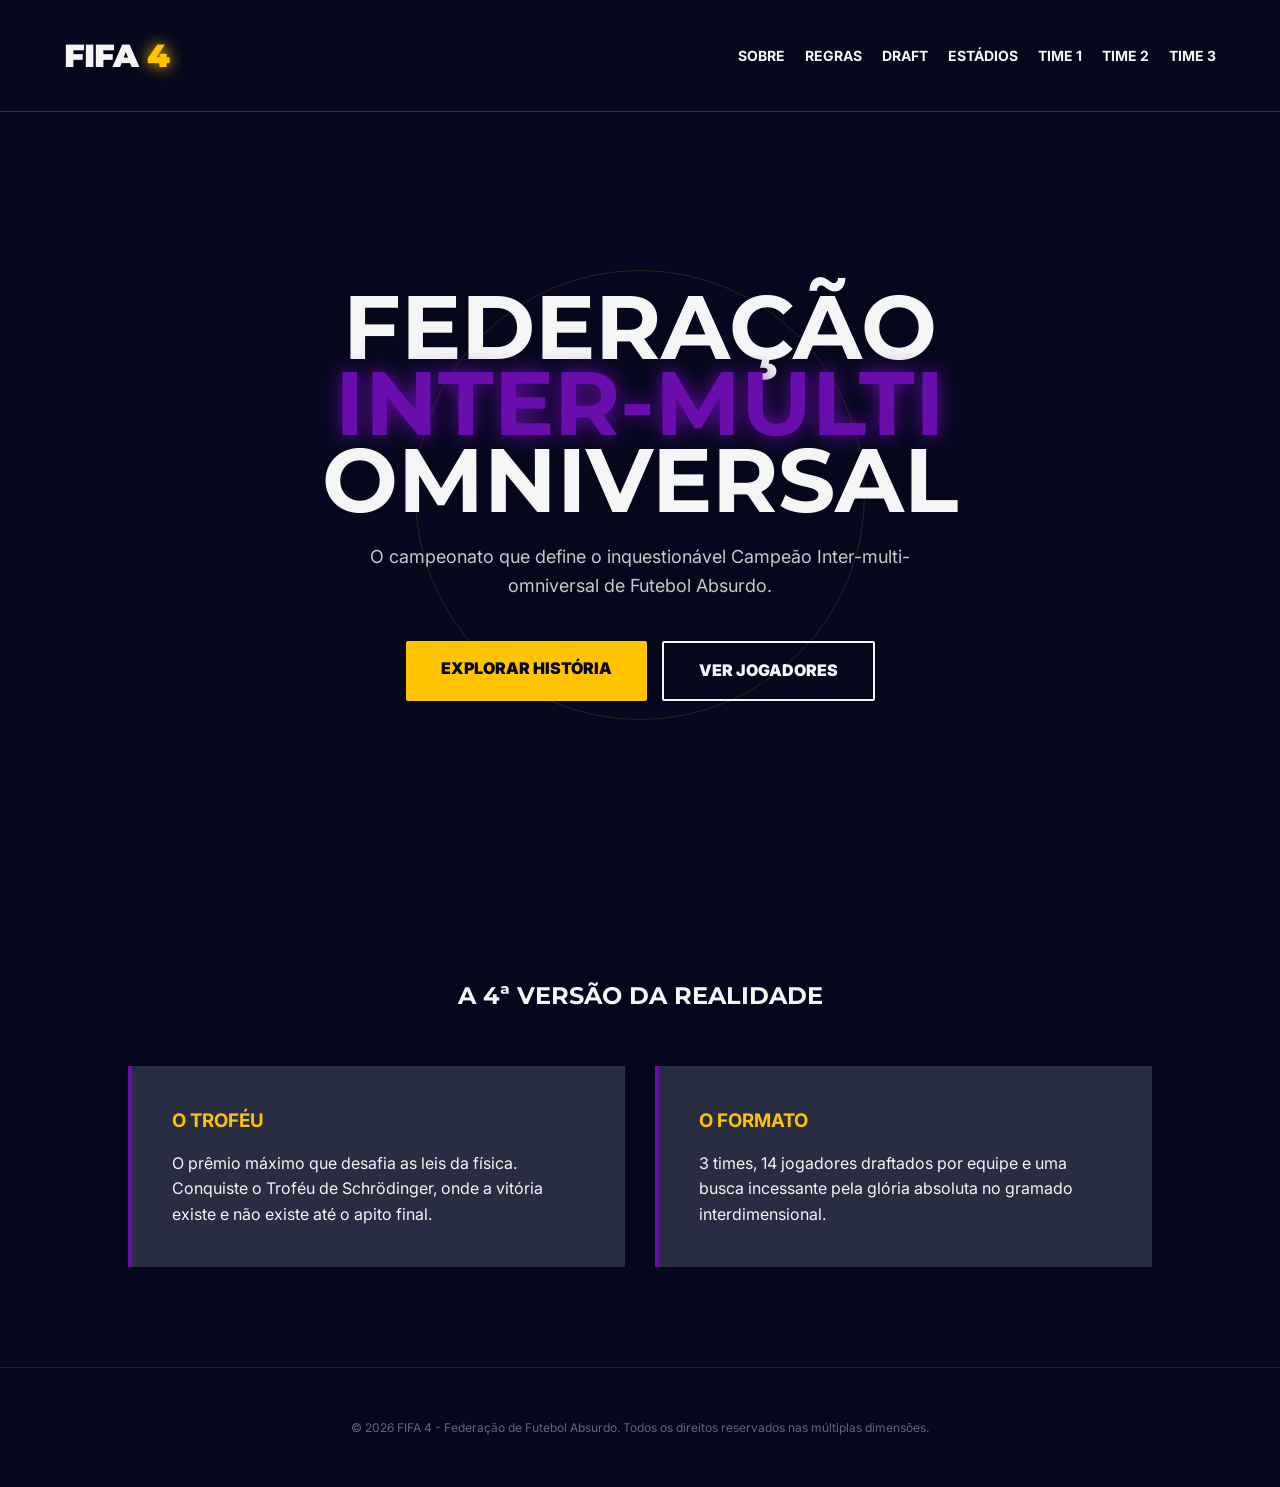
<file: index.html>
<!DOCTYPE html>
<html lang="pt-br">
<head>
    <meta charset="UTF-8">
    <meta name="viewport" content="width=device-width, initial-scale=1.0">
    <title>FIFA 4 - Federação Inter-multi-omniversal</title>
    <link rel="stylesheet" href="style.css">
    <link href="https://fonts.googleapis.com/css2?family=Inter:wght@400;700&family=Montserrat:wght@900&display=swap" rel="stylesheet">
</head>
<body class="corpo-site">

    <header class="cabecalho-principal">
        <div class="logotipo">FIFA <span class="destaque-numero">4</span></div>
        <nav class="barra-navegacao">
            <ul class="lista-navegacao">
                <li><a href="sobre.html" class="link-menu">Sobre</a></li>
                <li><a href="regras.html" class="link-menu">Regras</a></li>
                <li><a href="draft.html" class="link-menu">Draft</a></li>
                <li><a href="estadios.html" class="link-menu">Estádios</a></li>
                <li><a href="time1.html" class="link-menu">Time 1</a></li>
                <li><a href="time2.html" class="link-menu">Time 2</a></li>
                <li><a href="time3.html" class="link-menu">Time 3</a></li>
            </ul>
        </nav>
    </header>

    <main class="conteudo-principal">
        <section class="banner-destaque">
            <div class="circulo-quantico"></div>
            <h1 class="titulo-impacto">FEDERAÇÃO <br> <span class="texto-gradiente">INTER-MULTI</span> <br> OMNIVERSAL</h1>
            <p class="slogan-campeonato">O campeonato que define o inquestionável Campeão Inter-multi-omniversal de Futebol Absurdo.</p>
            <div class="grupo-botoes">
                <a href="sobre.html" class="botao-primario">Explorar História</a>
                <a href="draft.html" class="botao-secundario">Ver Jogadores</a>
            </div>
        </section>

        <section class="secao-info">
            <h2 class="titulo-secao">A 4ª Versão da Realidade</h2>
            <div class="grade-informativa">
                <article class="cartao-informativo">
                    <h3 class="titulo-cartao">O Troféu</h3>
                    <p>O prêmio máximo que desafia as leis da física. Conquiste o Troféu de Schrödinger, onde a vitória existe e não existe até o apito final.</p>
                </article>
                <article class="cartao-informativo">
                    <h3 class="titulo-cartao">O Formato</h3>
                    <p>3 times, 14 jogadores draftados por equipe e uma busca incessante pela glória absoluta no gramado interdimensional.</p>
                </article>
            </div>
        </section>
    </main>

    <footer class="rodape-final">
        <p>&copy; 2026 FIFA 4 - Federação de Futebol Absurdo. Todos os direitos reservados nas múltiplas dimensões.</p>
    </footer>

</body>
</html>
</file>
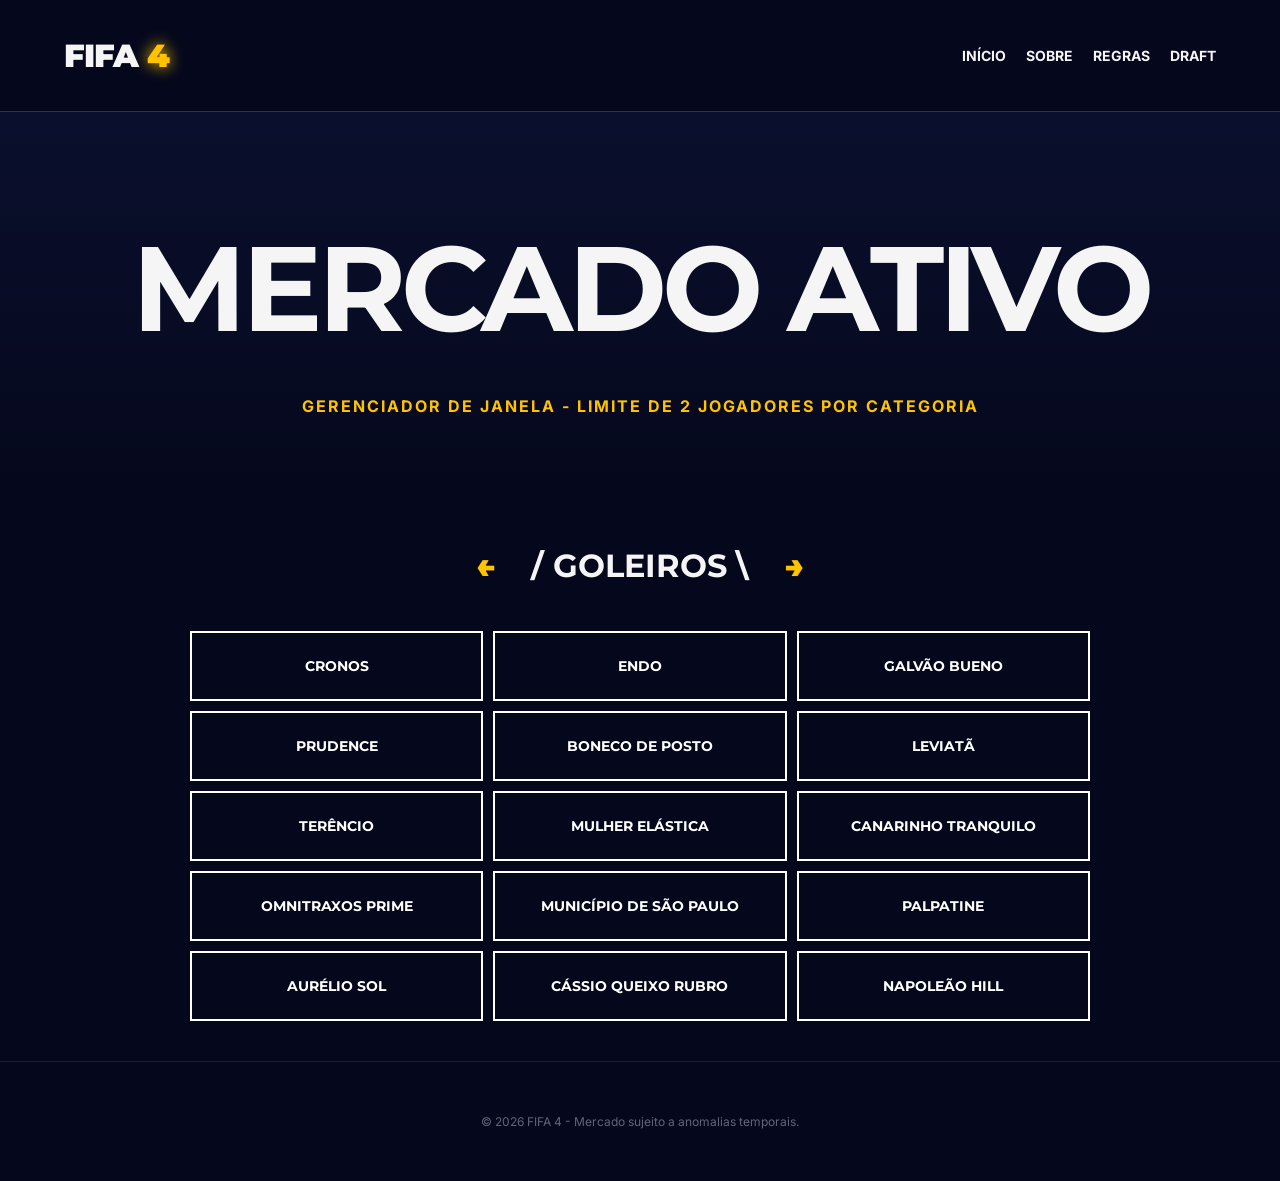
<file: draft.html>
<!DOCTYPE html>
<html lang="pt-br">
<head>
    <meta charset="UTF-8">
    <meta name="viewport" content="width=device-width, initial-scale=1.0">
    <title>Draft Interdimensional - FIFA 4</title>
    <link rel="stylesheet" href="style.css">
    <link rel="stylesheet" href="draft.css">
    <link href="https://fonts.googleapis.com/css2?family=Inter:wght@400;700&family=Montserrat:wght@900&display=swap" rel="stylesheet">
</head>
<body class="corpo-site">

    <header class="cabecalho-principal">
        <div class="logotipo">FIFA <span class="destaque-numero">4</span></div>
        <nav class="barra-navegacao">
            <ul class="lista-navegacao">
                <li><a href="index.html" class="link-menu">Início</a></li>
                <li><a href="sobre.html" class="link-menu">Sobre</a></li>
                <li><a href="regras.html" class="link-menu">Regras</a></li>
                <li><a href="draft.html" class="link-menu">Draft</a></li>
            </ul>
        </nav>
    </header>

    <main class="conteudo-principal">
        <section class="secao-titulo-pagina">
            <h1 class="titulo-grande">MERCADO ATIVO</h1>
            <p class="subtitulo">Gerenciador de Janela - Limite de 2 Jogadores por Categoria</p>
        </section>

        <section class="secao-draft-interativo">
            <div class="controle-categoria">
                <button id="btn-anterior" class="seta-controle">&#8592;</button>
                <h2 id="nome-categoria" class="titulo-categoria">CATEGORIA</h2>
                <button id="btn-proximo" class="seta-controle">&#8594;</button>
            </div>

            <div id="grade-draft" class="grade-matriz"></div>
        </section>
    </main>

    <footer class="rodape-final">
        <p>&copy; 2026 FIFA 4 - Mercado sujeito a anomalias temporais.</p>
    </footer>

    <script src="draft.js"></script>
</body>
</html>
</file>
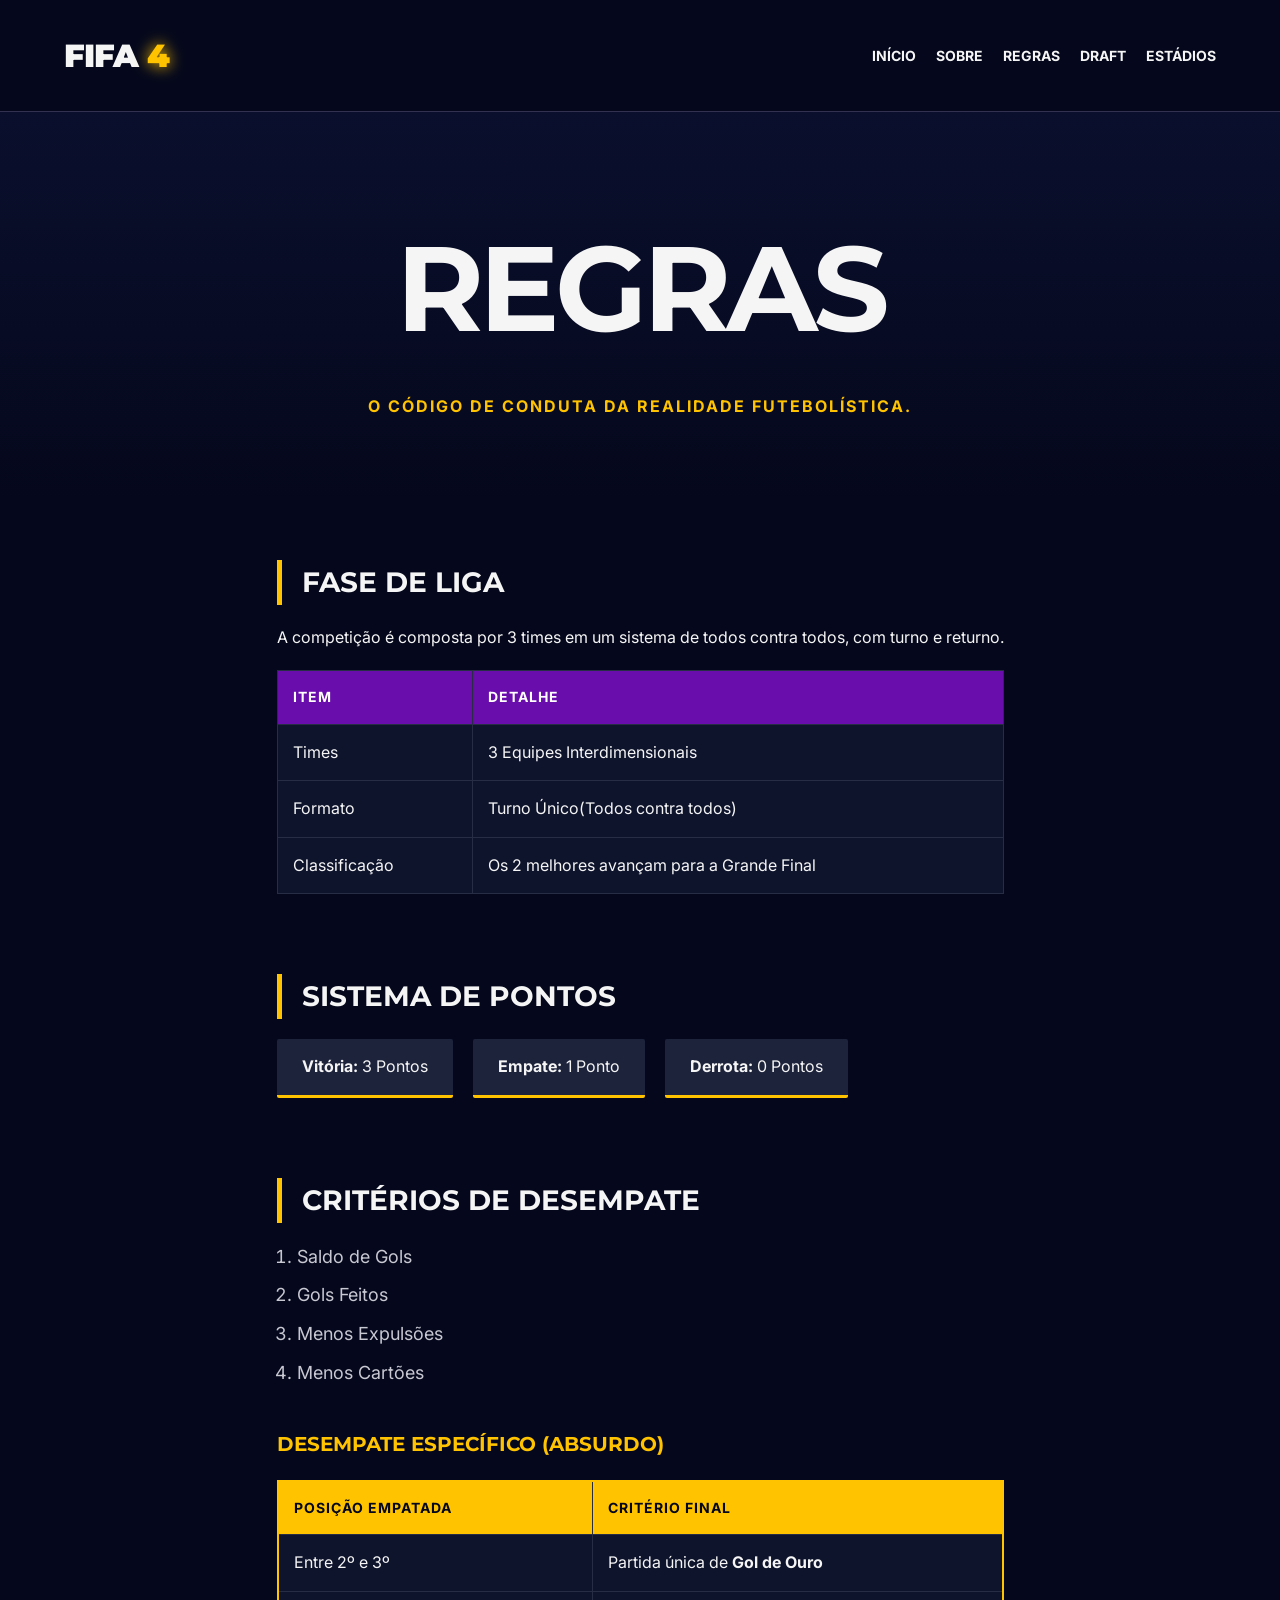
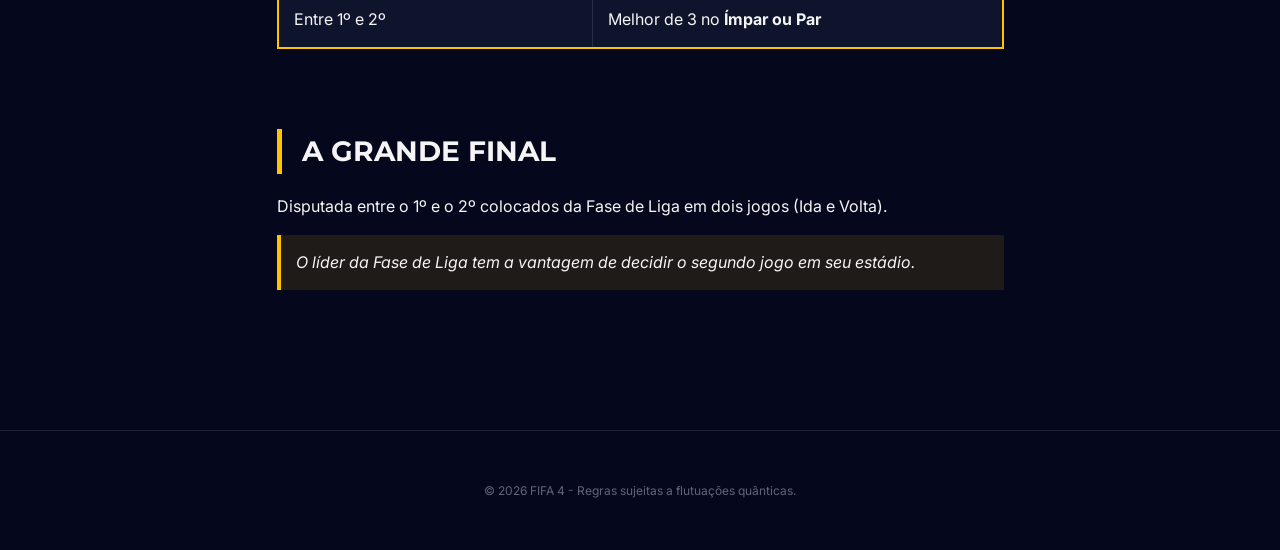
<file: regras.html>
<!DOCTYPE html>
<html lang="pt-br">
<head>
    <meta charset="UTF-8">
    <meta name="viewport" content="width=device-width, initial-scale=1.0">
    <title>Regras - FIFA 4</title>
    <link rel="stylesheet" href="style.css">
    <link href="https://fonts.googleapis.com/css2?family=Inter:wght@400;700&family=Montserrat:wght@900&display=swap" rel="stylesheet">
</head>
<body class="corpo-site">

    <header class="cabecalho-principal">
        <div class="logotipo">FIFA <span class="destaque-numero">4</span></div>
        <nav class="barra-navegacao">
            <ul class="lista-navegacao">
                <li><a href="index.html" class="link-menu">Início</a></li>
                <li><a href="sobre.html" class="link-menu">Sobre</a></li>
                <li><a href="regras.html" class="link-menu">Regras</a></li>
                <li><a href="draft.html" class="link-menu">Draft</a></li>
                <li><a href="estadios.html" class="link-menu">Estádios</a></li>
            </ul>
        </nav>
    </header>

    <main class="conteudo-principal">
        <section class="secao-titulo-pagina">
            <h1 class="titulo-grande">REGRAS</h1>
            <p class="subtitulo">O código de conduta da realidade futebolística.</p>
        </section>

        <section class="secao-conteudo">
            <div class="container-centralizado">
                
                <div class="bloco-regra">
                    <h2 class="titulo-artigo">FASE DE LIGA</h2>
                    <p>A competição é composta por 3 times em um sistema de todos contra todos, com turno e returno.</p>
                    <table class="tabela-formatada">
                        <thead>
                            <tr>
                                <th>Item</th>
                                <th>Detalhe</th>
                            </tr>
                        </thead>
                        <tbody>
                            <tr>
                                <td>Times</td>
                                <td>3 Equipes Interdimensionais</td>
                            </tr>
                            <tr>
                                <td>Formato</td>
                                <td>Turno Único(Todos contra todos)</td>
                            </tr>
                            <tr>
                                <td>Classificação</td>
                                <td>Os 2 melhores avançam para a Grande Final</td>
                            </tr>
                        </tbody>
                    </table>
                </div>

                <div class="bloco-regra">
                    <h2 class="titulo-artigo">SISTEMA DE PONTOS</h2>
                    <div class="grade-pontos">
                        <div class="item-ponto"><strong>Vitória:</strong> 3 Pontos</div>
                        <div class="item-ponto"><strong>Empate:</strong> 1 Ponto</div>
                        <div class="item-ponto"><strong>Derrota:</strong> 0 Pontos</div>
                    </div>
                </div>

                <div class="bloco-regra">
                    <h2 class="titulo-artigo">CRITÉRIOS DE DESEMPATE</h2>
                    <ol class="lista-ordenada">
                        <li>Saldo de Gols</li>
                        <li>Gols Feitos</li>
                        <li>Menos Expulsões</li>
                        <li>Menos Cartões</li>
                    </ol>

                    <h3 class="subtitulo-absurdo">DESEMPATE ESPECÍFICO (ABSURDO)</h3>
                    <table class="tabela-formatada tabela-destaque">
                        <thead>
                            <tr>
                                <th>Posição Empatada</th>
                                <th>Critério Final</th>
                            </tr>
                        </thead>
                        <tbody>
                            <tr>
                                <td>Entre 2º e 3º</td>
                                <td>Partida única de <strong>Gol de Ouro</strong></td>
                            </tr>
                            <tr>
                                <td>Entre 1º e 2º</td>
                                <td>Melhor de 3 no <strong>Ímpar ou Par</strong></td>
                            </tr>
                        </tbody>
                    </table>
                </div>

                <div class="bloco-regra">
                    <h2 class="titulo-artigo">A GRANDE FINAL</h2>
                    <p>Disputada entre o 1º e o 2º colocados da Fase de Liga em dois jogos (Ida e Volta).</p>
                    <p class="nota-importante">O líder da Fase de Liga tem a vantagem de decidir o segundo jogo em seu estádio.</p>
                </div>

            </div>
        </section>
    </main>

    <footer class="rodape-final">
        <p>&copy; 2026 FIFA 4 - Regras sujeitas a flutuações quânticas.</p>
    </footer>

</body>
</html>
</file>
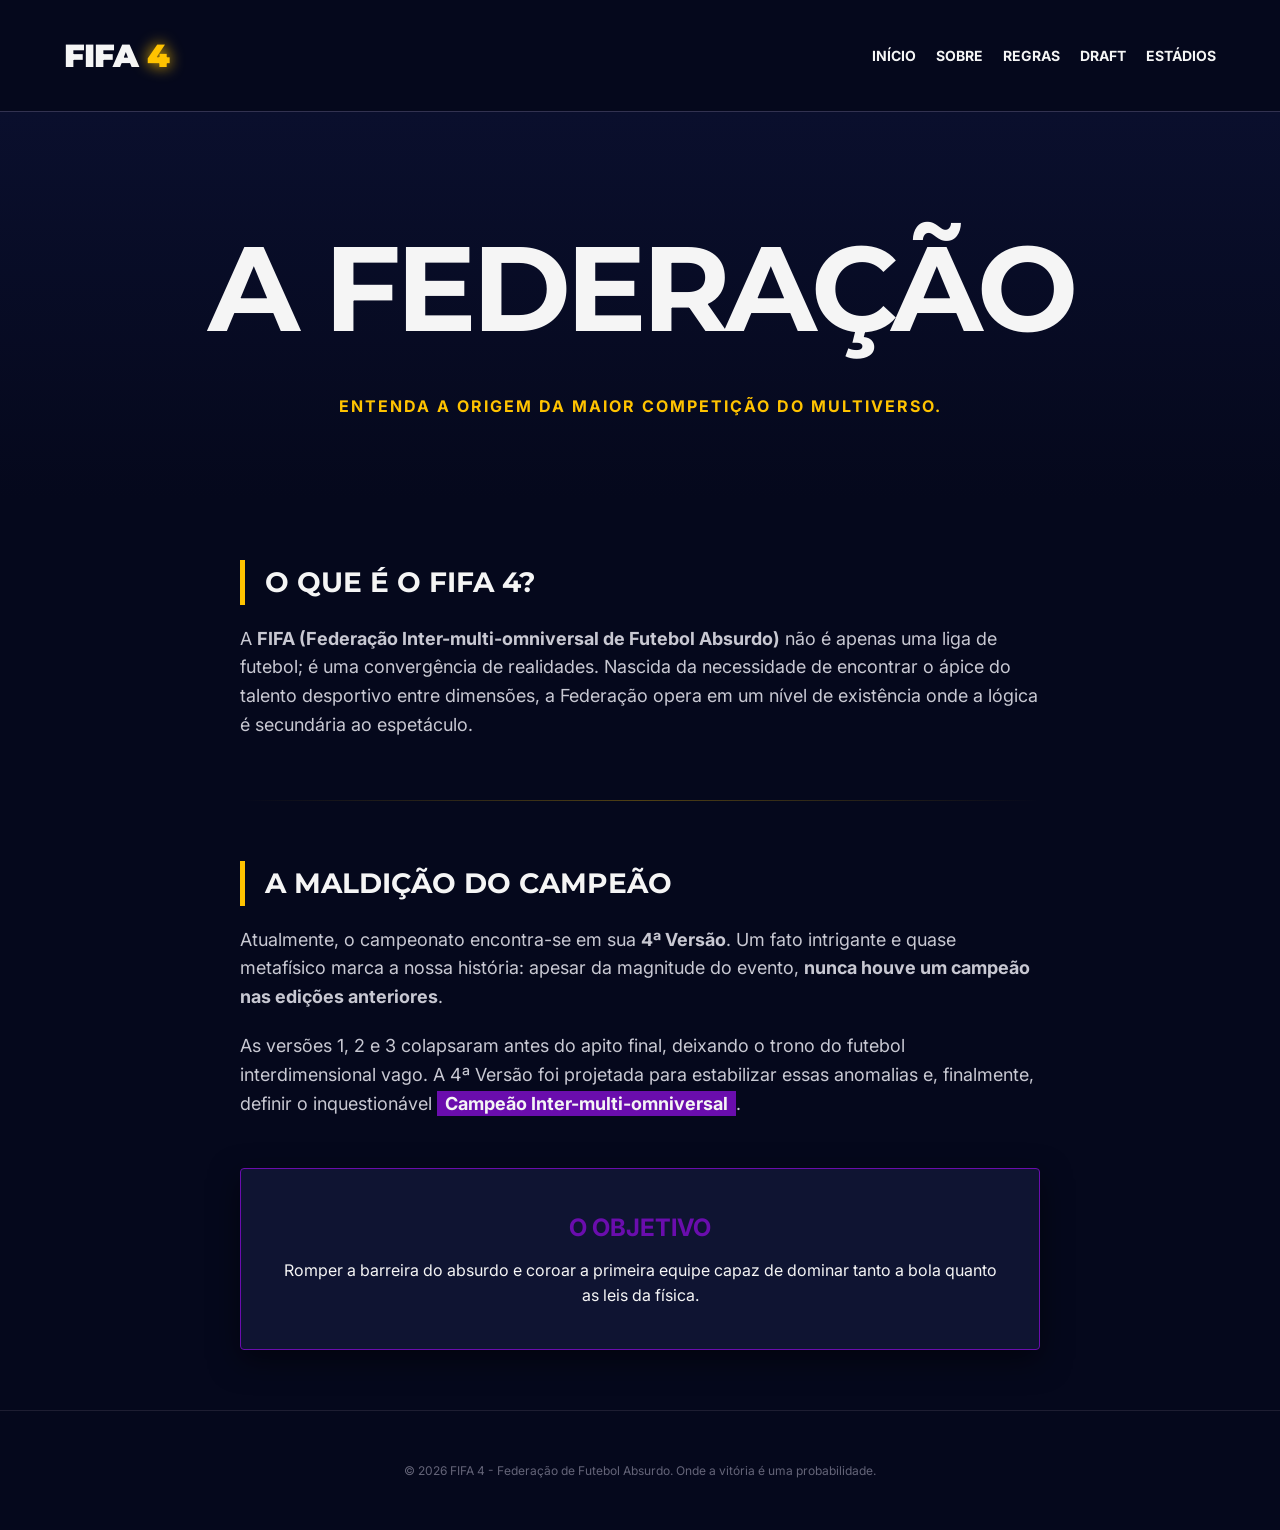
<file: sobre.html>
<!DOCTYPE html>
<html lang="pt-br">
<head>
    <meta charset="UTF-8">
    <meta name="viewport" content="width=device-width, initial-scale=1.0">
    <title>Sobre - FIFA 4</title>
    <link rel="stylesheet" href="style.css">
    <link href="https://fonts.googleapis.com/css2?family=Inter:wght@400;700&family=Montserrat:wght@900&display=swap" rel="stylesheet">
</head>
<body class="corpo-site">

    <header class="cabecalho-principal">
        <div class="logotipo">FIFA <span class="destaque-numero">4</span></div>
        <nav class="barra-navegacao">
            <ul class="lista-navegacao">
                <li><a href="index.html" class="link-menu">Início</a></li>
                <li><a href="sobre.html" class="link-menu">Sobre</a></li>
                <li><a href="regras.html" class="link-menu">Regras</a></li>
                <li><a href="draft.html" class="link-menu">Draft</a></li>
                <li><a href="estadios.html" class="link-menu">Estádios</a></li>
            </ul>
        </nav>
    </header>

    <main class="conteudo-principal">
        <section class="secao-titulo-pagina">
            <h1 class="titulo-grande">A FEDERAÇÃO</h1>
            <p class="subtitulo">Entenda a origem da maior competição do multiverso.</p>
        </section>

        <section class="secao-texto-historia">
            <div class="container-centralizado">
                <article class="bloco-narrativo">
                    <h2 class="titulo-artigo">O QUE É O FIFA 4?</h2>
                    <p>
                        A <strong>FIFA (Federação Inter-multi-omniversal de Futebol Absurdo)</strong> não é apenas uma liga de futebol; é uma convergência de realidades. 
                        Nascida da necessidade de encontrar o ápice do talento desportivo entre dimensões, a Federação opera em um nível de existência onde a lógica é secundária ao espetáculo.
                    </p>
                </article>

                <div class="divisor-quantico"></div>

                <article class="bloco-narrativo">
                    <h2 class="titulo-artigo">A MALDIÇÃO DO CAMPEÃO</h2>
                    <p>
                        Atualmente, o campeonato encontra-se em sua <strong>4ª Versão</strong>. Um fato intrigante e quase metafísico marca a nossa história: 
                        apesar da magnitude do evento, <strong>nunca houve um campeão nas edições anteriores</strong>.
                    </p>
                    <p>
                        As versões 1, 2 e 3 colapsaram antes do apito final, deixando o trono do futebol interdimensional vago. A 4ª Versão foi projetada para estabilizar essas anomalias e, finalmente, definir o inquestionável 
                        <span class="texto-realce">Campeão Inter-multi-omniversal</span>.
                    </p>
                </article>

                <article class="cartao-missao">
                    <h3 class="titulo-cartao">O OBJETIVO</h3>
                    <p>Romper a barreira do absurdo e coroar a primeira equipe capaz de dominar tanto a bola quanto as leis da física.</p>
                </article>
            </div>
        </section>
    </main>

    <footer class="rodape-final">
        <p>&copy; 2026 FIFA 4 - Federação de Futebol Absurdo. Onde a vitória é uma probabilidade.</p>
    </footer>

</body>
</html>
</file>
<file: style.css>
/* Definição de Variáveis com Cores RGB */
:root {
    --fundo-profundo: rgb(5, 8, 28);
    --texto-principal: rgb(245, 245, 245);
    --ambar-quantico: rgb(255, 195, 0);
    --brilho-solar: rgb(255, 141, 0);
    --roxo-misterio: rgb(106, 13, 173);
    --cinza-suave: rgb(40, 45, 65);
}

/* Configurações Gerais */
* {
    margin: 0;
    padding: 0;
    box-sizing: border-box;
}

.corpo-site {
    background-color: var(--fundo-profundo);
    color: var(--texto-principal);
    font-family: 'Inter', sans-serif;
    line-height: 1.6;
    overflow-x: hidden;
}

/* Cabeçalho */
.cabecalho-principal {
    display: flex;
    justify-content: space-between;
    align-items: center;
    padding: 30px 5%;
    border-bottom: 1px solid rgb(50, 50, 80);
}

.logotipo {
    font-family: 'Montserrat', sans-serif;
    font-size: 32px;
    font-weight: 900;
    letter-spacing: -1px;
}

.destaque-numero {
    color: var(--ambar-quantico);
    text-shadow: 0px 0px 15px rgb(255, 195, 0);
}

.lista-navegacao {
    display: flex;
    list-style: none;
    gap: 20px;
}

.link-menu {
    text-decoration: none;
    color: var(--texto-principal);
    font-weight: 700;
    text-transform: uppercase;
    font-size: 14px;
    transition: color 0.3s ease;
}

.link-menu:hover {
    color: var(--ambar-quantico);
}

/* Seção Principal (Hero) */
.banner-destaque {
    height: 85vh;
    display: flex;
    flex-direction: column;
    justify-content: center;
    align-items: center;
    text-align: center;
    position: relative;
    padding: 20px;
}

.circulo-quantico {
    position: absolute;
    width: 450px;
    height: 450px;
    border: 1px solid rgb(255, 195, 0);
    opacity: 0.15;
    border-radius: 50%;
    z-index: -1;
    animation: rotacao-lenta 25s linear infinite;
}

@keyframes rotacao-lenta {
    from { transform: rotate(0deg); }
    to { transform: rotate(360deg); }
}

.titulo-impacto {
    font-family: 'Montserrat', sans-serif;
    font-size: clamp(40px, 8vw, 90px);
    line-height: 0.85;
    margin-bottom: 25px;
}

.texto-gradiente {
    color: var(--roxo-misterio);
    text-shadow: 0px 0px 20px rgb(106, 13, 173);
}

.slogan-campeonato {
    font-size: 18px;
    max-width: 600px;
    margin-bottom: 40px;
    color: rgb(200, 200, 200);
}

/* Botões */
.grupo-botoes {
    display: flex;
    gap: 15px;
}

.botao-primario {
    background-color: var(--ambar-quantico);
    color: var(--fundo-profundo);
    padding: 15px 35px;
    text-decoration: none;
    font-weight: 900;
    text-transform: uppercase;
    border-radius: 2px;
    transition: transform 0.2s;
}

.botao-secundario {
    border: 2px solid var(--texto-principal);
    color: var(--texto-principal);
    padding: 15px 35px;
    text-decoration: none;
    font-weight: 900;
    text-transform: uppercase;
    border-radius: 2px;
    transition: background 0.3s;
}

.botao-primario:hover {
    transform: scale(1.05);
    box-shadow: 0px 0px 25px rgb(255, 195, 0);
}

.botao-secundario:hover {
    background-color: var(--texto-principal);
    color: var(--fundo-profundo);
}

/* Grade Informativa */
.secao-info {
    padding: 100px 10%;
}

.titulo-secao {
    font-family: 'Montserrat', sans-serif;
    text-transform: uppercase;
    margin-bottom: 50px;
    text-align: center;
}

.grade-informativa {
    display: grid;
    grid-template-columns: repeat(auto-fit, minmax(300px, 1fr));
    gap: 30px;
}

.cartao-informativo {
    background-color: var(--cinza-suave);
    padding: 40px;
    border-left: 4px solid var(--roxo-misterio);
    transition: border-color 0.4s;
}

.cartao-informativo:hover {
    border-left-color: var(--ambar-quantico);
}

.titulo-cartao {
    margin-bottom: 15px;
    color: var(--ambar-quantico);
    text-transform: uppercase;
}

/* Rodapé */
.rodape-final {
    text-align: center;
    padding: 50px;
    font-size: 12px;
    color: rgb(100, 100, 120);
    border-top: 1px solid rgb(30, 30, 50);
}
/* Estilos Específicos para a Página Sobre */

.secao-titulo-pagina {
    padding: 80px 5%;
    background: linear-gradient(to bottom, rgb(10, 15, 45), var(--fundo-profundo));
    text-align: center;
}

.titulo-grande {
    font-family: 'Montserrat', sans-serif;
    font-size: clamp(50px, 10vw, 120px);
    color: var(--texto-principal);
    letter-spacing: -5px;
    margin-bottom: 10px;
}

.subtitulo {
    color: var(--ambar-quantico);
    text-transform: uppercase;
    font-weight: 700;
    letter-spacing: 2px;
}

.secao-texto-historia {
    padding: 60px 5%;
    display: flex;
    justify-content: center;
}

.container-centralizado {
    max-width: 800px;
}

.bloco-narrativo {
    margin-bottom: 50px;
}

.titulo-artigo {
    font-family: 'Montserrat', sans-serif;
    font-size: 28px;
    margin-bottom: 20px;
    border-left: 5px solid var(--ambar-quantico);
    padding-left: 20px;
}

.bloco-narrativo p {
    font-size: 18px;
    color: rgb(200, 200, 210);
    margin-bottom: 20px;
}

.texto-realce {
    color: var(--texto-principal);
    background-color: var(--roxo-misterio);
    padding: 2px 8px;
    font-weight: 700;
}

.divisor-quantico {
    height: 1px;
    width: 100%;
    background: linear-gradient(to right, transparent, var(--ambar-quantico), transparent);
    margin: 60px 0;
    opacity: 0.3;
}

.cartao-missao {
    background-color: rgb(15, 20, 50);
    border: 1px solid rgb(106, 13, 173);
    padding: 40px;
    text-align: center;
    border-radius: 4px;
    box-shadow: 0px 10px 30px rgba(0, 0, 0, 0.5);
}

.cartao-missao .titulo-cartao {
    color: var(--roxo-misterio);
    font-size: 24px;
    margin-bottom: 10px;
}
/* Estilos Específicos para a Página Regras */

.secao-conteudo {
    padding: 60px 5%;
    display: flex;
    justify-content: center;
}

.bloco-regra {
    margin-bottom: 80px;
}

/* Estilização de Tabelas */
.tabela-formatada {
    width: 100%;
    border-collapse: collapse;
    margin-top: 20px;
    background-color: rgb(15, 20, 45);
    font-family: 'Inter', sans-serif;
}

.tabela-formatada th, .tabela-formatada td {
    padding: 15px;
    text-align: left;
    border: 1px solid rgb(40, 45, 70);
}

.tabela-formatada th {
    background-color: rgb(106, 13, 173);
    color: rgb(255, 255, 255);
    text-transform: uppercase;
    font-size: 14px;
    letter-spacing: 1px;
}

.tabela-destaque {
    border: 2px solid var(--ambar-quantico);
}

.tabela-destaque th {
    background-color: var(--ambar-quantico);
    color: var(--fundo-profundo);
}

/* Pontuação e Listas */
.grade-pontos {
    display: flex;
    gap: 20px;
    margin-top: 20px;
}

.item-ponto {
    background-color: rgb(30, 35, 60);
    padding: 15px 25px;
    border-radius: 2px;
    border-bottom: 3px solid var(--ambar-quantico);
}

.lista-ordenada {
    margin: 20px 0 20px 20px;
    color: rgb(200, 200, 210);
    font-size: 18px;
}

.lista-ordenada li {
    margin-bottom: 10px;
}

.subtitulo-absurdo {
    font-family: 'Montserrat', sans-serif;
    color: var(--ambar-quantico);
    margin-top: 40px;
    text-transform: uppercase;
    font-size: 20px;
}

.nota-importante {
    background-color: rgba(255, 195, 0, 0.1);
    padding: 15px;
    border-left: 4px solid var(--ambar-quantico);
    margin-top: 15px;
    font-style: italic;
}
/* Definição das Novas Cores de Destaque (RGB) */
:root {
    --azul-defensor: rgb(137, 207, 240);    /* Azul Bebê */
    --verde-meio: rgb(57, 255, 20);         /* Verde Fluorescente */
    --vermelho-atacante: rgb(255, 71, 71);   /* Vermelho Vivo */
    /* --ambar-quantico (Goleiro) já existe no arquivo base */
}

/* Estilos Específicos para a Página Draft */

.secao-draft {
    padding: 60px 5%;
    display: flex;
    justify-content: center;
}

.grade-jogadores {
    display: grid;
    grid-template-columns: repeat(auto-fit, minmax(280px, 1fr));
    gap: 30px;
    width: 100%;
    max-width: 1200px;
}

/* Base do Card Brutalista */
.cartao-jogador {
    background-color: var(--cinza-suave);
    border: 1px solid rgb(60, 60, 80);
    padding: 20px;
    position: relative;
    transition: transform 0.2s, box-shadow 0.3s;
    overflow: hidden;
}

/* Efeito Hover Geral (Glow Quântico) */
.cartao-jogador:hover {
    transform: translateY(-5px);
}

/* Área da Imagem Placeholder */
.area-imagem-placeholder {
    width: 100%;
    height: 180px;
    background-color: rgb(20, 25, 45);
    margin: 15px 0;
    display: flex;
    justify-content: center;
    align-items: center;
    color: rgb(60, 60, 80);
    font-family: 'Montserrat', sans-serif;
    border: 1px dashed rgb(60, 60, 80);
}

/* Cabeçalho do Card */
.cabecalho-card {
    display: flex;
    align-items: center;
    gap: 10px;
}

.posicao-sigla {
    font-family: 'Montserrat', sans-serif;
    font-size: 12px;
    font-weight: 900;
    padding: 3px 8px;
    color: var(--fundo-profundo);
    background-color: var(--texto-principal);
    border-radius: 2px;
}

.nome-jogador {
    font-size: 18px;
    text-transform: uppercase;
    color: var(--texto-principal);
}

/* Atributos */
.lista-atributos {
    list-style: none;
    font-family: 'Inter', sans-serif;
    font-size: 14px;
}

.lista-atributos li {
    display: flex;
    justify-content: space-between;
    padding: 4px 0;
    border-bottom: 1px solid rgb(40, 45, 65);
}

.atr-nome {
    color: rgb(160, 160, 170);
    font-weight: 700;
}

.atr-valor {
    color: var(--texto-principal);
    font-weight: 700;
}

/* --- Classes Específicas por Posição (Cores e Brilhos) --- */

/* GOLEIRO (Amarelo Âmbar) */
.jogador-goleiro .posicao-sigla {
    background-color: var(--ambar-quantico);
}
.jogador-goleiro:hover {
    border-color: var(--ambar-quantico);
    box-shadow: 0px 0px 30px rgba(255, 195, 0, 0.3);
}
.jogador-goleiro .area-imagem-placeholder {
    border-color: rgba(255, 195, 0, 0.2);
}

/* DEFENSOR (Azul Bebê) */
.jogador-defensor .posicao-sigla {
    background-color: var(--azul-defensor);
}
.jogador-defensor:hover {
    border-color: var(--azul-defensor);
    box-shadow: 0px 0px 30px rgba(137, 207, 240, 0.3);
}
.jogador-defensor .area-imagem-placeholder {
    border-color: rgba(137, 207, 240, 0.2);
}

/* MEIO (Verde Fluorescente) */
.jogador-meio .posicao-sigla {
    background-color: var(--verde-meio);
}
.jogador-meio:hover {
    border-color: var(--verde-meio);
    box-shadow: 0px 0px 30px rgba(57, 255, 20, 0.3);
}
.jogador-meio .area-imagem-placeholder {
    border-color: rgba(57, 255, 20, 0.2);
}

/* ATACANTE (Vermelho Vivo) */
.jogador-atacante .posicao-sigla {
    background-color: var(--vermelho-atacante);
}
.jogador-atacante:hover {
    border-color: var(--vermelho-atacante);
    box-shadow: 0px 0px 30px rgba(255, 71, 71, 0.3);
}
.jogador-atacante .area-imagem-placeholder {
    border-color: rgba(255, 71, 71, 0.2);
}
</file>
<file: draft.css>
.secao-draft-interativo {
    padding: 40px 5%;
    display: flex;
    flex-direction: column;
    align-items: center;
}

/* Controles de Categoria */
.controle-categoria {
    display: flex;
    align-items: center;
    justify-content: center;
    gap: 20px;
    margin-bottom: 40px;
    width: 100%;
}

.seta-controle {
    background: transparent;
    border: none;
    color: var(--ambar-quantico);
    font-size: 32px;
    font-weight: 900;
    cursor: pointer;
    font-family: 'Montserrat', sans-serif;
    transition: transform 0.2s;
    padding: 0 15px;
}

.seta-controle:hover {
    transform: scale(1.3);
}

.titulo-categoria {
    font-family: 'Montserrat', sans-serif;
    font-size: clamp(20px, 5vw, 32px);
    color: var(--texto-principal);
    text-transform: uppercase;
    min-width: 220px;
    text-align: center;
}

/* Grade cravada em 3 colunas x 5 linhas */
/* Grade cravada em 3 colunas x 5 linhas */
.grade-matriz {
    display: grid;
    grid-template-columns: repeat(3, 1fr) !important; /* Força 3 colunas sempre */
    grid-template-rows: repeat(5, auto);
    gap: 10px; /* Espaçamento menor para caber melhor no mobile */
    width: 100%;
    max-width: 900px;
    margin: 0 auto;
}

/* Célula do Jogador Ajustada para Mobile */

/* Célula do Jogador Ajustada para Mobile */
.celula-jogador {
    background-color: var(--fundo-profundo);
    border: 2px solid #FFFFFF;
    color: #FFFFFF;
    padding: 10px 5px; /* Diminui o padding para dar espaço aos 3 blocos */
    text-align: center;
    font-family: 'Montserrat', sans-serif;
    font-size: clamp(10px, 3vw, 14px); /* Fonte responsiva que não quebra a tela */
    font-weight: 700;
    text-transform: uppercase;
    cursor: pointer;
    position: relative;
    transition: all 0.3s ease;
    display: flex;
    justify-content: center;
    align-items: center;
    min-height: 70px;
    word-break: break-word; /* Força nomes muito longos a descerem de linha */
}


/* Time Rambiassu - Azul Forte */
.celula-jogador.time-rambiassu {
    border-color: #3333ff;
    color: #3333ff;
    box-shadow: inset 0px 0px 15px rgba(51, 51, 255, 0.3);
}

/* Time Rambiassa - Lilás Suave */
.celula-jogador.time-rambiassa {
    border-color: #d7b4ff;
    color: #d7b4ff;
    box-shadow: inset 0px 0px 15px rgba(215, 180, 255, 0.1);
}

/* Time Itapuri - Laranja Escuro */
.celula-jogador.time-itapuri {
    border-color: #ff8c00;
    color: #ff8c00;
    box-shadow: inset 0px 0px 15px rgba(255, 140, 0, 0.1);
}
/* Menu Dropdown de Opções */
.menu-opcoes {
    position: absolute;
    top: 100%;
    left: -2px;
    width: calc(100% + 4px);
    background-color: rgb(15, 20, 45);
    border: 2px solid var(--ambar-quantico);
    display: none;
    flex-direction: column;
    z-index: 10;
}

.celula-jogador.ativo .menu-opcoes {
    display: flex;
}

.opcao-time {
    padding: 15px 10px;
    border-bottom: 1px solid rgb(40, 45, 65);
    font-size: 14px;
    color: #FFFFFF;
}

.opcao-time:hover {
    background-color: var(--cinza-suave);
}

.opcao-time:last-child {
    border-bottom: none;
}
</file>
